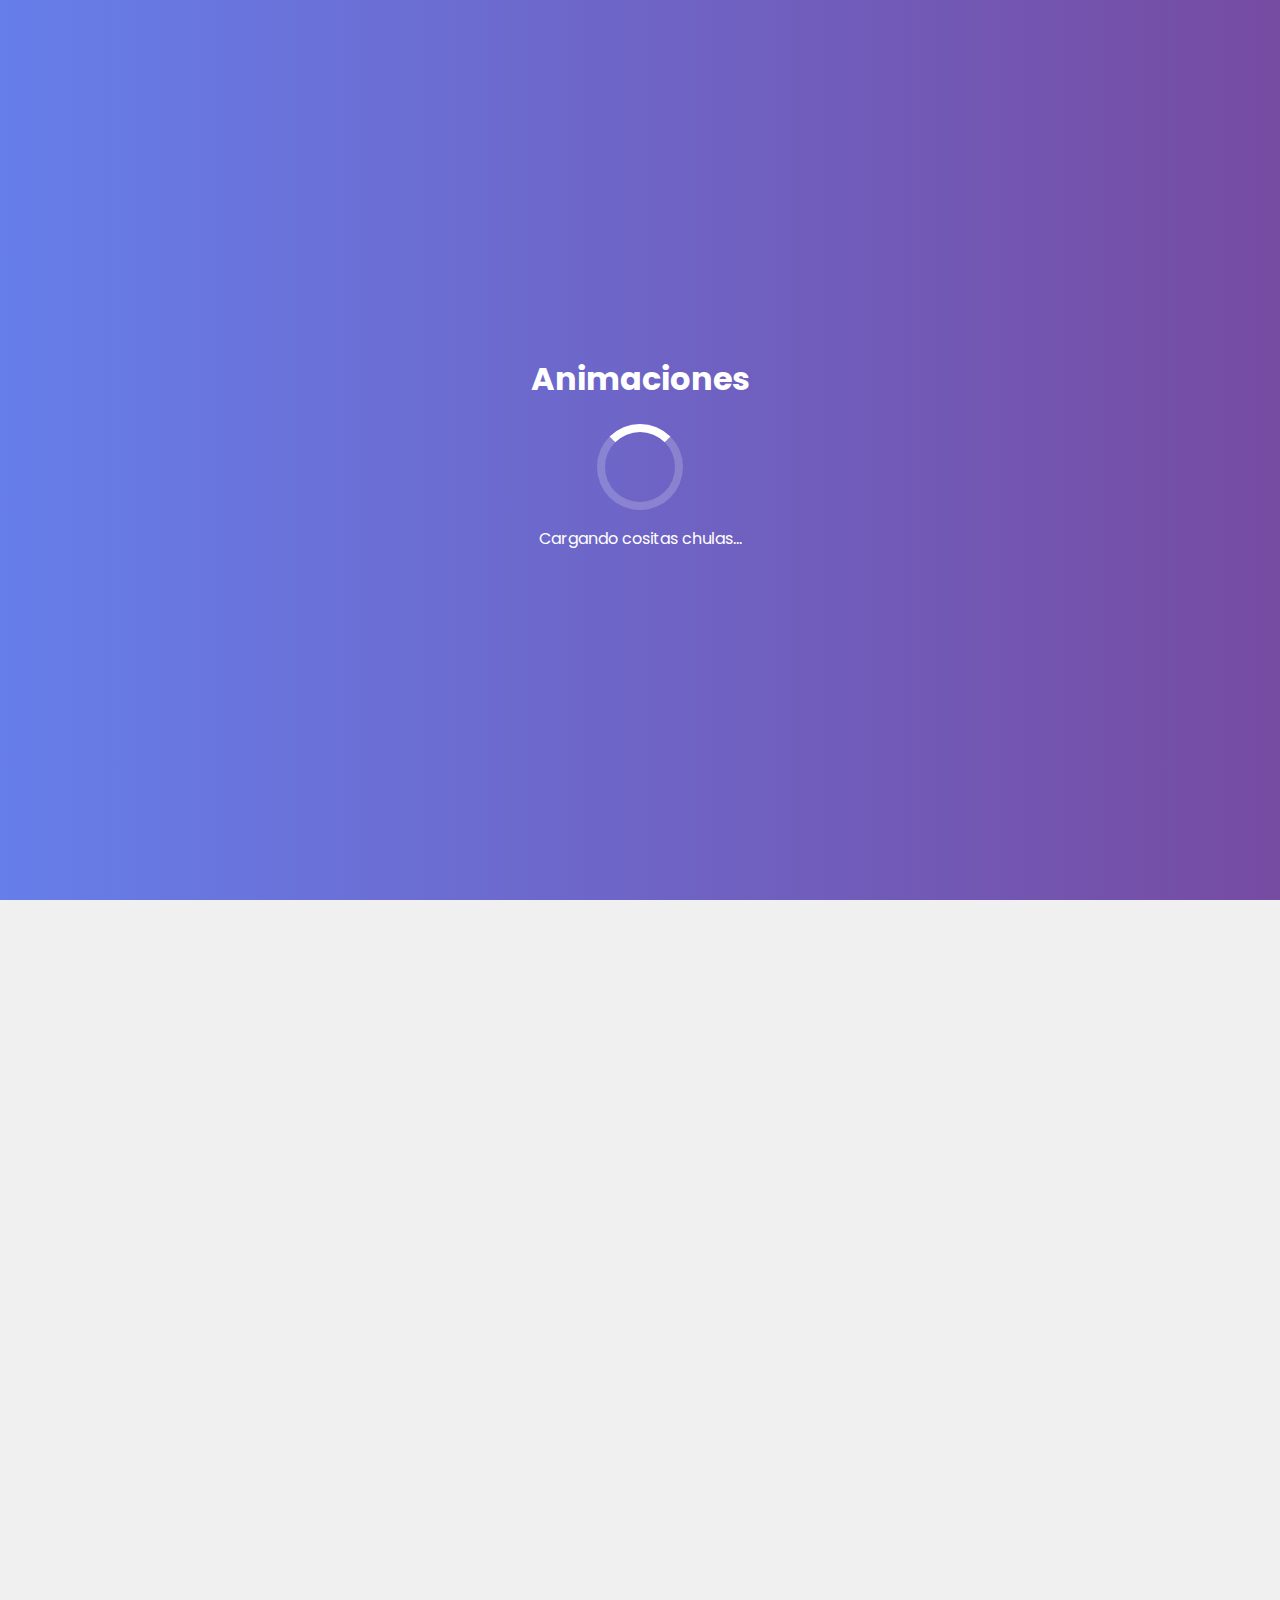
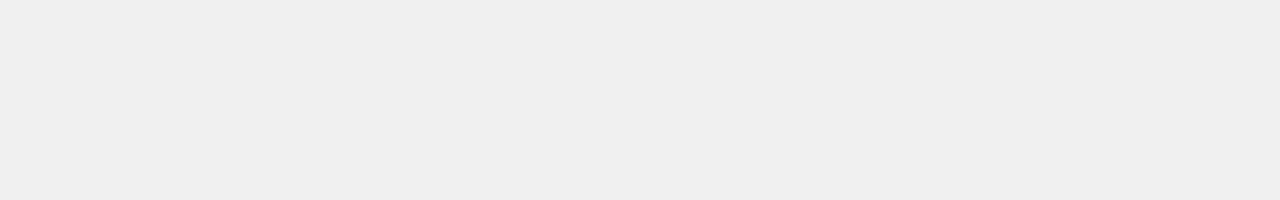
<file: galeria.html>
<!DOCTYPE html>
<html lang="es">
<head>
    <meta charset="UTF-8">
    <meta name="viewport" content="width=device-width, initial-scale=1.0">
    <title>Página 2 – Animaciones</title>

    <!-- Fuente que me gusta -->
    <link href="https://fonts.googleapis.com/css2?family=Poppins:wght@400;600&display=swap" rel="stylesheet">

    <!-- Mi CSS separado -->
    <link rel="stylesheet" href="estils.css">
</head>
<body>

    <!-- Menú de arriba -->
    <div class="navbar">
        <a href="index.html">Home</a>
        <a class="active" href="galeria.html">Animaciones</a>
        <a href="guia-estil.html">Guía de estilo</a>
    </div>

    <!-- Loader que sale al abrir la página -->
    <div class="loader-section">
        <h1>Animaciones</h1>
        <div class="loader"></div>
        <p>Cargando cositas chulas...</p>
    </div>

    <!-- Animación principal (la caja loca) -->
    <div class="main">
        <h2>Animación principal que rebota y gira</h2>
        <div class="caja"></div>
        <p>Usa alternate + infinite y cambia color y opacity</p>
    </div>

    <!-- Scroll reveal – 3 bloques que aparecen al bajar -->
    <div class="scroll">
        <h2>Scroll Reveal (con animation-timeline)</h2>
        <div class="bloque b1">Bloque 1</div>
        <div class="bloque b2">Bloque 2</div>
        <div class="bloque b3">Bloque 3</div>
    </div>

</body>
</html>
</file>
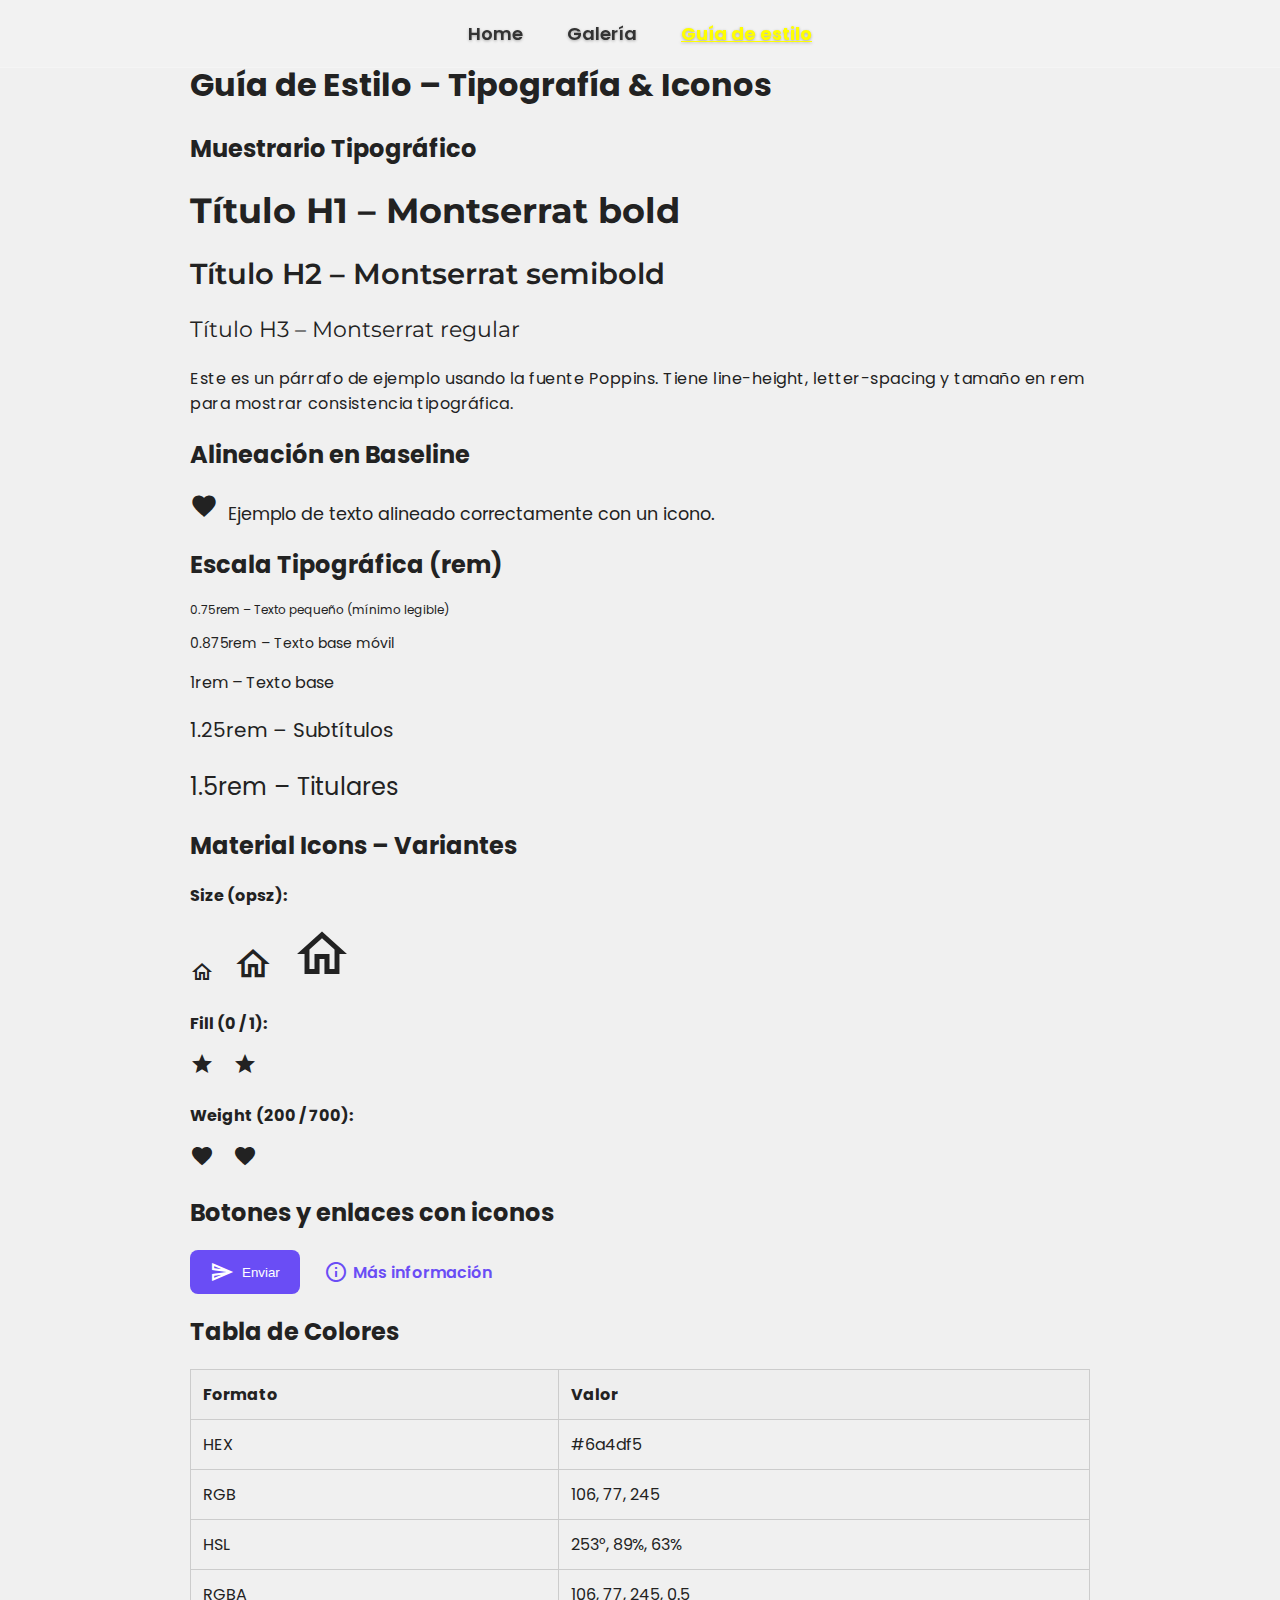
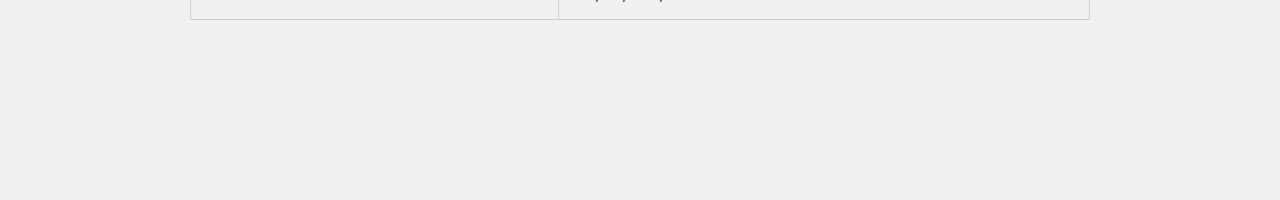
<file: guia-estil.html>
<!DOCTYPE html>
<html lang="es">
<head>
    <meta charset="UTF-8">
    <meta name="viewport" content="width=device-width, initial-scale=1.0">
    <title>Guía de Estilo</title>

    <!-- Google Fonts -->
    <link rel="preconnect" href="https://fonts.googleapis.com">
    <link rel="preconnect" href="https://fonts.gstatic.com" crossorigin>
    <link href="https://fonts.googleapis.com/css2?family=Poppins:wght@300;400;600&family=Montserrat:wght@400;600;700&display=swap" rel="stylesheet">

    <!-- Material Icons -->
    <link href="https://fonts.googleapis.com/css2?family=Material+Icons+Outlined&display=swap" rel="stylesheet">

    <link rel="stylesheet" href="estils.css">
</head>
<body>

<!-- NAVBAR -->
<header class="navbar">
    <nav>
        <a href="index.html">Home</a>
        <a href="galeria.html">Galería</a>
        <a class="active" href="guia-estil.html">Guía de estilo</a>
    </nav>
</header>

<section class="estilo-container">

    <!-- TIPOGRAFÍA -->
    <section class="tipografia">
        <h1>Guía de Estilo – Tipografía & Iconos</h1>

        <h2>Muestrario Tipográfico</h2>

        <h1 class="demo-h1">Título H1 – Montserrat bold</h1>
        <h2 class="demo-h2">Título H2 – Montserrat semibold</h2>
        <h3 class="demo-h3">Título H3 – Montserrat regular</h3>

        <p class="demo-text">
            Este es un párrafo de ejemplo usando la fuente Poppins.  
            Tiene line-height, letter-spacing y tamaño en rem para mostrar consistencia tipográfica.
        </p>
    </section>

    <!-- BASELINE ICONOS + TEXTO -->
    <section class="baseline">
        <h2>Alineación en Baseline</h2>

        <p class="baseline-demo">
            <span class="material-icons-outlined baseline-icon">favorite</span>
            Ejemplo de texto alineado correctamente con un icono.
        </p>
    </section>

    <!-- ESCALA TIPOGRAFÍA -->
    <section class="escala">
        <h2>Escala Tipográfica (rem)</h2>

        <p class="t-xxs">0.75rem – Texto pequeño (mínimo legible)</p>
        <p class="t-xs">0.875rem – Texto base móvil</p>
        <p class="t-base">1rem – Texto base</p>
        <p class="t-lg">1.25rem – Subtítulos</p>
        <p class="t-xl">1.5rem – Titulares</p>
    </section>

    <!-- ICONOS -->
    <section class="icons">
        <h2>Material Icons – Variantes</h2>

        <div class="icon-muestra">
            <p><strong>Size (opsz):</strong></p>
            <span class="material-icons-outlined" style="font-size:24px;">home</span>
            <span class="material-icons-outlined" style="font-size:40px;">home</span>
            <span class="material-icons-outlined" style="font-size:60px;">home</span>
        </div>

        <div class="icon-muestra">
            <p><strong>Fill (0 / 1):</strong></p>
            <span class="material-icons-outlined" style="font-variation-settings:'FILL' 0;">star</span>
            <span class="material-icons-outlined" style="font-variation-settings:'FILL' 1;">star</span>
        </div>

        <div class="icon-muestra">
            <p><strong>Weight (200 / 700):</strong></p>
            <span class="material-icons-outlined" style="font-variation-settings:'wght' 200;">favorite</span>
            <span class="material-icons-outlined" style="font-variation-settings:'wght' 700;">favorite</span>
        </div>
    </section>

    <!-- BOTONES CON ICONOS -->
    <section class="botones">
        <h2>Botones y enlaces con iconos</h2>

        <button class="btn-icon">
            <span class="material-icons-outlined">send</span> Enviar
        </button>

        <a href="#" class="link-icon">
            <span class="material-icons-outlined">info</span> Más información
        </a>
    </section>

    <!-- TABLA DE COLORES -->
    <section class="colores">
        <h2>Tabla de Colores</h2>

        <table class="tabla-colores">
            <tr>
                <th>Formato</th>
                <th>Valor</th>
            </tr>
            <tr>
                <td>HEX</td>
                <td>#6a4df5</td>
            </tr>
            <tr>
                <td>RGB</td>
                <td>106, 77, 245</td>
            </tr>
            <tr>
                <td>HSL</td>
                <td>253°, 89%, 63%</td>
            </tr>
            <tr>
                <td>RGBA</td>
                <td>106, 77, 245, 0.5</td>
            </tr>
        </table>
    </section>

</section>

</body>
</html>
</file>
<file: estils.css>
/* ===== GENERAL ===== */
body {
    margin: 0;
    font-family: 'Poppins', sans-serif;
    background: #f1f3f7;
    color: #222;
}

/* ===== NAVBAR ===== */
.navbar {
    position: sticky;
    top: 0;
    backdrop-filter: blur(10px);
    background: rgba(255, 255, 255, 0.6);
    padding: 15px 0;
    display: flex;
    justify-content: center;
    z-index: 10;
}

.navbar nav a {
    margin: 0 20px;
    text-decoration: none;
    font-weight: 600;
    color: #333;
    transition: color 0.3s ease;
}

.navbar nav a:hover {
    color: #6a4df5;
}

.navbar nav .active {
    color: #6a4df5;
}

/* ===== HERO ===== */
.hero {
    height: 60vh;
    background: url("assets/img/hero.jpg") center/cover no-repeat;
    display: flex;
    align-items: center;
    justify-content: center;
}

.hero-content {
    text-align: center;
    background: rgba(255,255,255,0.6);
    padding: 30px;
    backdrop-filter: blur(6px);
    border-radius: 10px;
}

.hero h1 {
    margin: 0;
    font-family: 'Montserrat', sans-serif;
    font-size: 3rem;
}

.btn-hero {
    margin-top: 20px;
    padding: 12px 25px;
    border: none;
    background: #6a4df5;
    color: white;
    border-radius: 8px;
    font-size: 1rem;
    display: inline-flex;
    align-items: center;
    gap: 6px;
    cursor: pointer;
    transition: background 0.3s ease, transform 0.3s ease;
}

.btn-hero:hover {
    background: #533ed1;
    transform: scale(1.05);
}

/* ===== TARJETAS ===== */
.tarjetas {
    padding: 40px 20px;
    text-align: center;
}

.tarjeta-row {
    display: flex;
    justify-content: center;
    flex-wrap: wrap;
    gap: 20px;
}

.tarjeta {
    width: 280px;
    background: white;
    border-radius: 10px;
    overflow: hidden;
    box-shadow: 0 0 0 rgba(0,0,0,0);
    transition: all 0.4s ease;
}

/* ¡ESTE CODIGO ES PA LA IMAGEN ! */
.tarjeta img {
    width: 100%;
    transition: all 0.6s;
}

.tarjeta:hover {
    transform: scale(1.04);
    box-shadow: 0 10px 20px rgba(0,0,0,0.2);
}

.tarjeta:hover img {
    transform: scale(1.15);
    opacity: 0.8;
}

/* Diferentes timing functions */
.t1 { transition-timing-function: linear; }
.t2 { transition-timing-function: ease; }
.t3 { transition-timing-function: ease-out; }

/* ===== MENÚ SECUNDARIO ===== */
.menu-secundario {
    padding: 40px;
    text-align: center;
}

.menu-opciones a {
    margin: 0 15px;
    text-decoration: none;
    font-weight: 600;
    transition: color 0.3s ease, letter-spacing 0.3s ease;
}

.menu-opciones a:hover {
    color: #6a4df5;
    letter-spacing: 1px;
}

/*=================================== GALERIA.HTML ===============================*/

body {
    font-family: 'Poppins', sans-serif;
    margin: 0;
    background: #f0f0f0;
    min-height: 200vh; /* para poder hacer scroll */
}

/* menú fijo arriba */
/* ===== MENÚ TRANSPARENTE ===== */

.navbar {
    position: fixed;            /* siempre arriba */
    top: 0;
    left: 0;
    width: 100%;
    padding: 20px 0;
    text-align: center;
    z-index: 1000;

    /* ←←← LO IMPORTANTE: fondo transparente con blur ←←← */
    background: rgba(255, 255, 255, 0.15);     /* casi transparente */
    backdrop-filter: blur(12px);               /* efecto cristal esmerilado */
    -webkit-backdrop-filter: blur(12px);    /* para Safari */

    border-bottom: 1px solid rgba(255, 255, 255, 0.2);
    transition: all 0.4s ease;                 /* animación suave al hacer scroll */
}

/* cuando bajas un poco con el scroll, el menú se pone más visible */
body.scrolled .navbar {
    background: rgba(255, 255, 255, 0.85);
    backdrop-filter: blur(15px);
    box-shadow: 0 5px 20px rgba(0,0,0,0.1);
}

/* los enlaces del menú */
.navbar a {
    color: white;
    margin: 0 25px;
    text-decoration: none;
    font-size: 18px;
    font-weight: 600;
    text-shadow: 0 1px 3px rgba(0,0,0,0.3);   /* para que se lea bien sobre fondo transparente */
    transition: color 0.3s;
}

.navbar a:hover {
    color: #ffd700;        /* dorado al pasar el ratón */
}

.navbar a.active {
    color: #ffff00;
    font-weight: bold;
    text-decoration: underline;
}

/* ==================== LOADER ==================== */
.loader-section {
    position: fixed;
    top: 0; left: 0; right: 0; bottom: 0;
    background: linear-gradient(to right, #667eea, #764ba2);
    display: flex;
    flex-direction: column;
    align-items: center;
    justify-content: center;
    color: white;
    z-index: 9999;
    animation: quitarloader 1s forwards 3s; /* desaparece a los 3 segundos */
}

.loader {
    width: 70px;
    height: 70px;
    border: 8px solid #ffffff33;
    border-top: 8px solid white;
    border-radius: 50%;
    animation: gira 1s linear infinite;
}

@keyframes gira {
    to { transform: rotate(360deg); }
}

@keyframes quitarloader {
    to { opacity: 0; visibility: hidden; }
}

/* ==================== ANIMACIÓN PRINCIPAL ==================== */
.main {
    padding-top: 100px;
    text-align: center;
}

.caja {
    width: 150px;
    height: 150px;
    background: #ff6b6b;
    margin: 50px auto;
    border-radius: 15px;
    animation: rebotarYGirar 3.5s ease-in-out infinite alternate;
}

@keyframes rebotarYGirar {
    0%   { transform: translateY(0) rotate(0deg);    background: #ff6b6b; opacity: 0.6; }
    30%  { transform: translateY(-100px) rotate(120deg); background: #4ecdc4; opacity: 1; }
    60%  { transform: translateY(20px) rotate(240deg);  background: #45b7d1; }
    100% { transform: translateY(0) rotate(360deg);     background: #f9ca24; opacity: 0.8; }
}

/* ==================== SCROLL REVEAL ==================== */
.scroll {
    padding: 50px;
    text-align: center;
}

.bloque {
    padding: 80px;
    margin: 120px auto;
    font-size: 30px;
    color: white;
    border-radius: 20px;
    opacity: 0;
    transform: translateY(80px);

    /* animación moderna (solo Chrome/Edge nuevos) */
    animation: aparecer linear both;
    animation-timeline: view();
    animation-range: entry 0% cover 40%;
}

@keyframes aparecer {
    to {
        opacity: 1;
        transform: translateY(0);
    }
}

/* fallback por si el navegador no entiende animation-timeline */
@supports not (animation-timeline: view()) {
    .bloque {
        animation: aparecerViejo 1.4s forwards;
    }
    .b1 { animation-delay: 0.2s; }
    .b2 { animation-delay: 0.6s; }
    .b3 { animation-delay: 1s; }
}

@keyframes aparecerViejo {
    to { opacity: 1; transform: translateY(0); }
}

/* colores bonitos para cada bloque */
.b1 { background: linear-gradient(to right, #ff9966, #ff5e62); }
.b2 { background: linear-gradient(to right, #11998e, #38ef7d); }
.b3 { background: linear-gradient(to right, #667eea, #764ba2); }

/* guia-estil.html */
/* ===== TIPOGRAFÍA ===== */
.estilo-container {
    padding: 40px 20px;
    max-width: 900px;
    margin: auto;
}

.demo-h1 {
    font-family: 'Montserrat', sans-serif;
    font-weight: 700;
    font-size: 2.2rem;
}

.demo-h2 {
    font-family: 'Montserrat', sans-serif;
    font-weight: 600;
    font-size: 1.8rem;
}

.demo-h3 {
    font-family: 'Montserrat', sans-serif;
    font-weight: 400;
    font-size: 1.4rem;
}

.demo-text {
    font-family: 'Poppins', sans-serif;
    font-size: 1rem;
    line-height: 1.6;
    letter-spacing: 0.5px;
}

/* ===== BASELINE ===== */
.baseline-demo {
    display: flex;
    align-items: baseline;
    gap: 10px;
    font-size: 1.1rem;
}

.baseline-icon {
    font-size: 28px;
}

/* ===== ESCALA TIPOGRÁFICA ===== */
.t-xxs { font-size: 0.75rem; }
.t-xs  { font-size: 0.875rem; }
.t-base { font-size: 1rem; }
.t-lg  { font-size: 1.25rem; }
.t-xl  { font-size: 1.5rem; }

/* ===== ICONOS ===== */
.icon-muestra {
    margin: 20px 0;
}

.icon-muestra span {
    margin-right: 15px;
}

/* ===== BOTONES CON ICONOS ===== */
.btn-icon {
    padding: 10px 20px;
    background: #6a4df5;
    color: white;
    border: none;
    border-radius: 8px;
    display: inline-flex;
    align-items: center;
    gap: 8px;
    cursor: pointer;
    transition: background 0.3s ease, transform 0.3s ease;
}

.btn-icon:hover {
    background: #533ed1;
    transform: scale(1.05);
}

.link-icon {
    display: inline-flex;
    align-items: center;
    gap: 5px;
    margin-left: 20px;
    text-decoration: none;
    font-weight: 600;
    color: #6a4df5;
    transition: color 0.3s ease, letter-spacing 0.3s ease;
}

.link-icon:hover {
    color: #533ed1;
    letter-spacing: 1px;
}

/* ===== TABLA DE COLORES ===== */
.tabla-colores {
    width: 100%;
    border-collapse: collapse;
    margin-top: 20px;
}

.tabla-colores th,
.tabla-colores td {
    border: 1px solid #ccc;
    padding: 12px;
    text-align: left;
}

.tabla-colores th {
    background: #eee;
}
</file>
